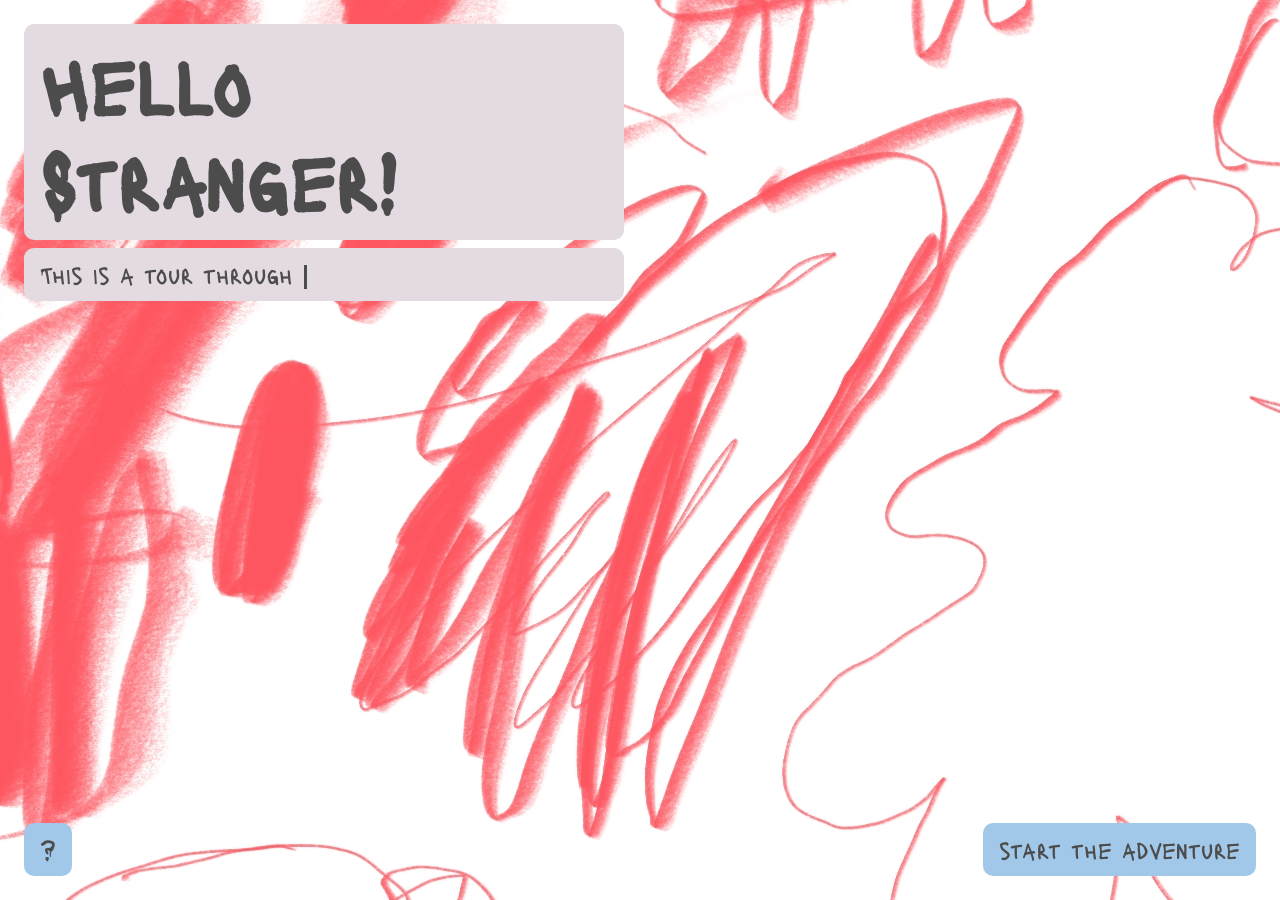
<file: index.html>
<!doctype html>
<html lang="en">
  <head>
    <meta charset="UTF-8" />
    <meta name="viewport" content="width=device-width, initial-scale=1.0" />
    <title>Eight Hours</title>
    <link rel="stylesheet" href="style.css" />
  </head>
  <body class="intro">
    <div class="chat">
      <h1>Hello Stranger!</h1>
      <p>
        This is a tour through the thoughts, anxieties, and worries of a working
        artist
      </p>
      <p>
        I mean a creative person who tries to find a balance between paid
        slavery and creativity
      </p>
      <p>
        It is a journey into the aspects of life and desire that struggle to be
        squeezed into an eight-hour period
      </p>
      <p>In other words, it can refer to any working person</p>
      <p>
         You have landed in an existential delirium that is waiting to unfold before you
      </p>
    </div>
    <footer>
      <a href="" class="button">?</a>
      <a href="step1.html" class="button">start the adventure</a>
    </footer>

    <script src="typewritter.js"></script>
  </body>
</html>
</file>
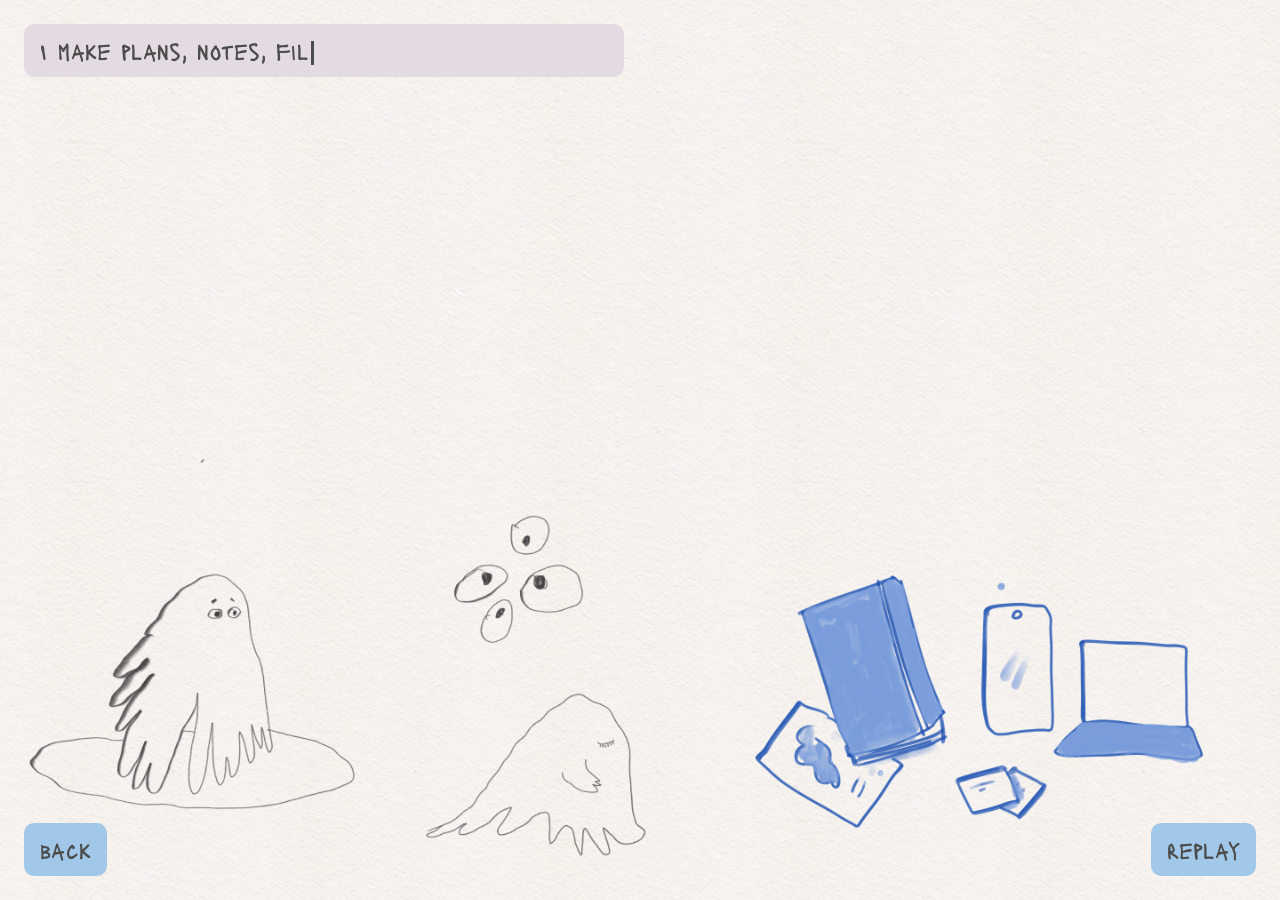
<file: blobAttention.html>
<!doctype html>
<html lang="en">
  <head>
    <meta charset="UTF-8" />
    <title>Eight Hours</title>
    <link rel="stylesheet" type="text/css" href="style.css" />
    <meta name="viewport" content="width=device-width, initial-scale=1.0" />
  </head>
  <body class="blobAttention">
    <div class="chat">
      <p>I make plans, notes, files, diagrams, maps</p>
      <p>yet no matter how hard I try, the big picture always slips away</p>
      <p>the optimized week-machine will never work</p>
      <p>I am an ungovernable blob in the process of becoming</p>
    </div>
    <div class="blob-container" id="blob">
      <!-- Example file items; replace with your own -->
      <div class="file-item">
        <img src="imgs\Calendar(1).png" alt="File 1" />
        <div class="title">calendar</div>
        <div class="meta">JPG • 2.4 MB<br />2026-03-12</div>
      </div>

      <div class="file-item">
        <img src="imgs\deluluBiz.jpg" alt="File 2" />
        <div class="title">deluluBiz</div>
        <div class="meta">JPG • 1.1 MB<br />2025-01-05</div>
      </div>

      <div class="file-item">
        <img src="imgs\restCreatures.jpg" alt="File 3" />
        <div class="title">restCreatures</div>
        <div class="meta">JPG • 18 KB<br />2023-11-20</div>
      </div>

      <div class="file-item">
        <img src="imgs\wheel.png" alt="File 4" />
        <div class="title">Wheel</div>
        <div class="meta">PNG • 3.8 MB<br />2025-06-01</div>
      </div>

      <div class="file-item">
        <img src="Project (20260610094150).jpg" alt="File 5" />
        <div class="title">Project Plan</div>
        <div class="meta">JPG • 5.2 MB<br />2024-09-18</div>
      </div>

      <div class="file-item">
        <img src="Project (20260610102635).jpg" alt="File 6" />
        <div class="title">Week plan</div>
        <div class="meta">JPG • 24 MB<br />2025-02-10</div>
      </div>
      <div class="file-item">
        <img src="Project (20260610102644).jpg" alt="File 6" />
        <div class="title">to do</div>
        <div class="meta">JPG • 24 MB<br />2025-02-10</div>
      </div>
      <div class="file-item">
        <img src="Project (20260610102722).jpg" alt="File 6" />
        <div class="title">Game design research</div>
        <div class="meta">JPG • 24 MB<br />2025-02-10</div>
      </div>
      <div class="file-item">
        <img src="Project (20260610102732).jpg" alt="File 1" />
        <div class="title">Process</div>
        <div class="meta">JPG • 2.4 MB<br />2024-03-12</div>
      </div>

      <div class="file-item">
        <img src="Project (20260610102746).jpg" alt="File 3" />
        <div class="title">Next steps</div>
        <div class="meta">JPG • 18 KB<br />2023-11-20</div>
      </div>

      <div class="file-item">
        <img src="Project (20260610102838).jpg" alt="File 4" />
        <div class="title">Curiosity map</div>
        <div class="meta">JPG • 3.8 MB<br />2025-06-01</div>
      </div>

      <div class="file-item">
        <img src="imgs\Hands.png" alt="File 4" />
        <div class="title">Hands pointing</div>
        <div class="meta">PNG • 3.8 MB<br />2025-06-01</div>
      </div>
      <div class="file-item">
        <img src="imgs\Glasses.png" alt="File 4" />
        <div class="title">Glasses</div>
        <div class="meta">PNG • 3.8 MB<br />2025-06-01</div>
      </div>
      <div class="file-item">
        <img src="imgs\Ghosts.png" alt="File 4" />
        <div class="title">Ghosts</div>
        <div class="meta">PNG • 3.8 MB<br />2025-06-01</div>
      </div>
      <div class="file-item">
        <img src="imgs\Piechart.jpg" alt="File 4" />
        <div class="title">Pie Chart</div>
        <div class="meta">JPG • 3.8 MB<br />2025-06-01</div>
      </div>
      <div class="file-item">
        <img src="imgs\Shadow.png" alt="File 4" />
        <div class="title">Shadow</div>
        <div class="meta">JPG • 3.8 MB<br />2025-06-01</div>
      </div>
      <div class="file-item">
        <img src="imgs\artisticResearch.jpg" alt="File 4" />
        <div class="title">Artistic Research</div>
        <div class="meta">JPG • 3.8 MB<br />2025-06-01</div>
      </div>
      <div class="file-item">
        <img src="imgs\delulu biz plan.jpg" alt="File 4" />
        <div class="title">delulu biz plan</div>
        <div class="meta">JPG • 3.8 MB<br />2025-06-01</div>
      </div>
      <div class="file-item">
        <img src="imgs\drawing.jpg" alt="File 4" />
        <div class="title">drawing diary</div>
        <div class="meta">JPG • 3.8 MB<br />2025-06-01</div>
      </div>
      <div class="file-item">
        <img src="imgs\encyclopedia.jpg" alt="File 4" />
        <div class="title">encyclopedia</div>
        <div class="meta">JPG • 3.8 MB<br />2025-06-01</div>
      </div>
      <div class="file-item">
        <img src="imgs\garden.jpg" alt="File 4" />
        <div class="title">encyclopedia</div>
        <div class="meta">JPG • 3.8 MB<br />2025-06-01</div>
      </div>
      <div class="file-item">
        <img src="imgs\klif website.jpg" alt="File 4" />
        <div class="title">klif website</div>
        <div class="meta">JPG • 3.8 MB<br />2025-08-09</div>
      </div>
      <div class="file-item">
        <img src="imgs\observatory.jpg" alt="File 4" />
        <div class="title">observatory</div>
        <div class="meta">JPG • 3.8 MB<br />2025-08-09</div>
      </div>
      <div class="file-item">
        <img src="imgs\personal website.jpg" alt="File 4" />
        <div class="title">personal website</div>
        <div class="meta">JPG • 3.8 MB<br />2025-08-09</div>
      </div>
    </div>

    <footer>
      <a href="planning.html" class="button">back</a>
      <a href="index.html" class="button">replay</a>
    </footer>

    <script src="typewritter.js"></script>
    <script>
      const blob = document.getElementById("blob");
      const items = Array.from(blob.querySelectorAll(".file-item"));

      const rand = (min, max) => Math.random() * (max - min) + min;
      const clamp = (value, min, max) => Math.min(Math.max(value, min), max);

      function positionItems() {
        const rect = blob.getBoundingClientRect();
        if (!rect.width || !rect.height) return;

        items.forEach((item) => {
          const itemW = item.offsetWidth;
          const itemH = item.offsetHeight;
          const padding = 40;
          const minX = itemW / 2 + padding;
          const minY = itemH / 2 + padding;
          const maxX = Math.max(minX, rect.width - minX);
          const maxY = Math.max(minY, rect.height - minY);
          const x0 = rand(minX, maxX);
          const y0 = rand(minY, maxY);
          const x1 = clamp(x0 + rand(-60, 60), minX, maxX);
          const y1 = clamp(y0 + rand(-60, 60), minY, maxY);
          const x2 = clamp(x0 + rand(-90, 90), minX, maxX);
          const y2 = clamp(y0 + rand(-90, 90), minY, maxY);
          const x3 = clamp(x0 + rand(-40, 40), minX, maxX);
          const y3 = clamp(y0 + rand(-40, 40), minY, maxY);
          const rot0 = rand(-6, 6);
          const rot1 = rot0 + rand(-8, 8);
          const rot2 = rot0 + rand(-10, 10);
          const rot3 = rot0 + rand(-6, 6);
          const duration = rand(22, 35);
          const delay = rand(0, -15);

          item.style.left = "0";
          item.style.top = "0";
          item.style.setProperty("--x0", `${x0}px`);
          item.style.setProperty("--y0", `${y0}px`);
          item.style.setProperty("--x1", `${x1}px`);
          item.style.setProperty("--y1", `${y1}px`);
          item.style.setProperty("--x2", `${x2}px`);
          item.style.setProperty("--y2", `${y2}px`);
          item.style.setProperty("--x3", `${x3}px`);
          item.style.setProperty("--y3", `${y3}px`);
          item.style.setProperty("--rot0", `${rot0}deg`);
          item.style.setProperty("--rot1", `${rot1}deg`);
          item.style.setProperty("--rot2", `${rot2}deg`);
          item.style.setProperty("--rot3", `${rot3}deg`);
          item.style.setProperty("--duration", `${duration}s`);
          item.style.setProperty("--delay", `${delay}s`);
        });
      }

      function schedulePositioning() {
        requestAnimationFrame(positionItems);
      }

      if (document.body.classList.contains("text-complete")) {
        schedulePositioning();
      } else {
        document.addEventListener("chat-text-complete", schedulePositioning, {
          once: true,
        });
      }

      window.addEventListener("resize", schedulePositioning);
    </script>
  </body>
</html>
</file>
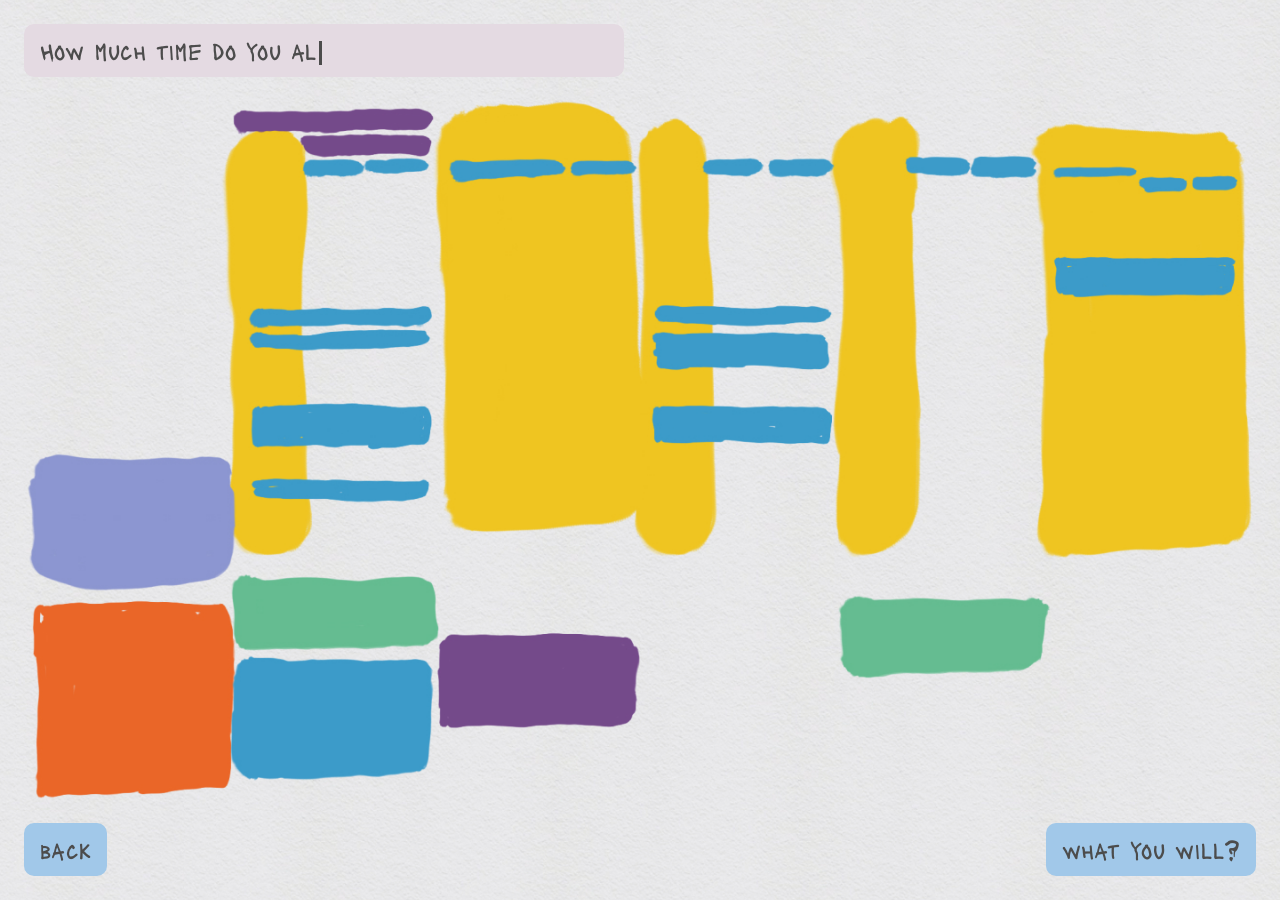
<file: calendarPie.html>
<!doctype html>
<html lang="en">
  <head>
    <meta charset="UTF-8" />
    <meta name="viewport" content="width=device-width, initial-scale=1.0" />
    <title>Eight Hours</title>
    <link rel="stylesheet" href="style.css" />
  </head>
  <body class="calendarPie">
    <div class="chat">
      <p>
        How much time do you allow yourself?
      </p>
      <p>Time dedicated to life maintenance (eating etc). non-negotiable.</p>
      <p>Time to nurture relationships with loved ones</p>
      <p>remaining Time to do what you will, as an artist</p>

    </div>
    <div class="chart-wrapper">
      <svg id="chart" viewBox="0 0 400 400" aria-labelledby="chart-title">
        <title id="chart-title">Interactive doughnut chart</title>

        <!-- The doughnut will be inserted here -->
        <g id="doughnut"></g>

        <!-- Center hole -->
        <!-- <circle class="center" cx="200" cy="200" r="82" fill="#f2eee8" /> -->

        <!-- Fixed position marker -->
        <path
          class="marker"
          d="M 200 47 L 192 35 L 208 35 Z"
          aria-hidden="true"
        />
      </svg>

      <div id="info" aria-live="polite"></div>
    </div>
    <footer>
      <a href="postits.html" class="button">back</a>
      <a href="countdown.html" class="button">what you will?</a>
    </footer>

    <script src="typewritter.js"></script>
    <script src="pieChart.js"></script>
  </body>
</html>
</file>
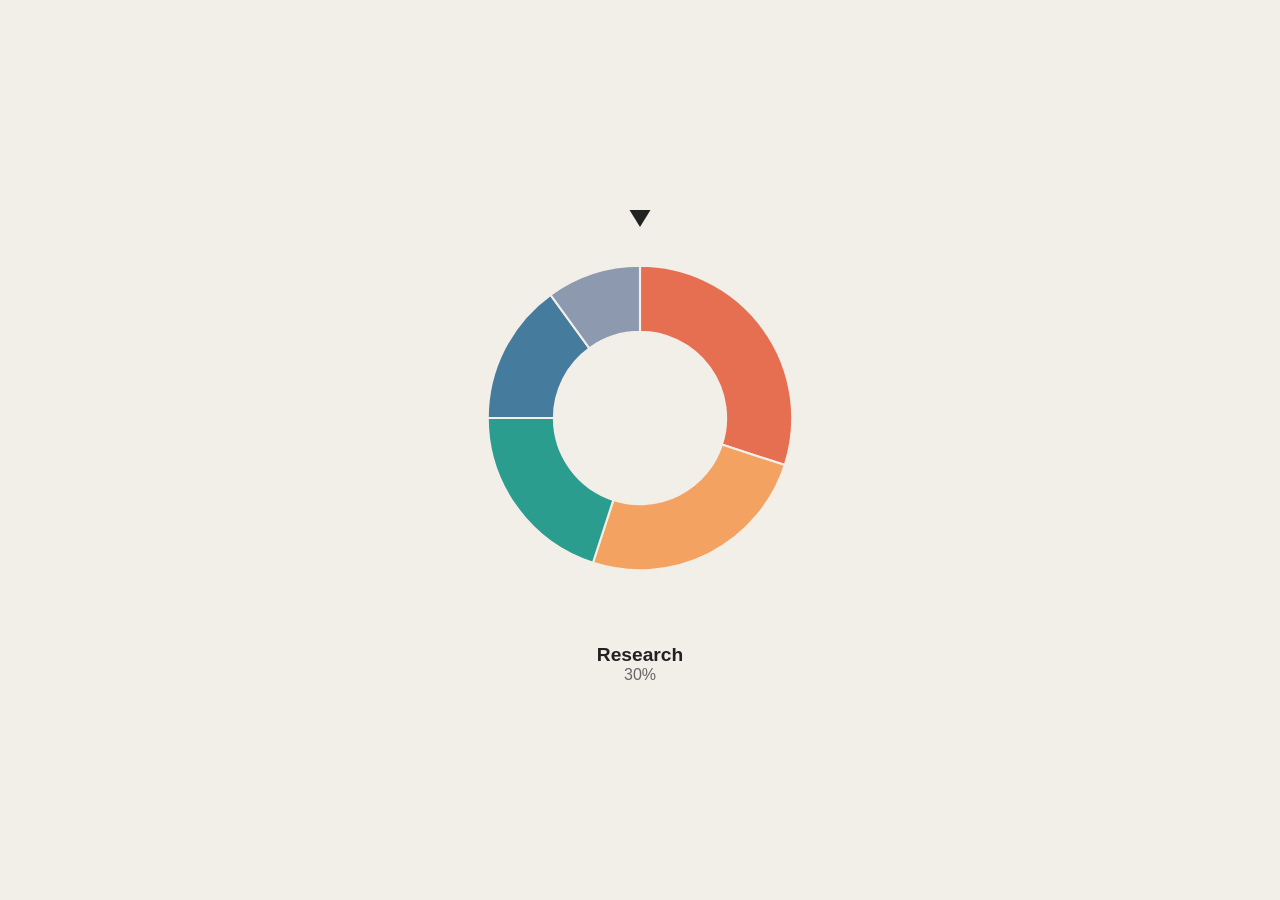
<file: chart.html>
<!DOCTYPE html>
<html lang="en">
<head>
  <meta charset="UTF-8" />
  <meta name="viewport" content="width=device-width, initial-scale=1.0" />
  <title>Draggable Doughnut Chart</title>

  <style>
    body {
      margin: 0;
      min-height: 100vh;
      display: grid;
      place-items: center;
      font-family: sans-serif;
      background: #f2eee8;
      color: #222;
    }

    .chart-wrapper {
      text-align: center;
    }

    svg {
      width: min(80vw, 420px);
      display: block;
      cursor: grab;
      touch-action: none;
      user-select: none;
    }

    svg.dragging {
      cursor: grabbing;
    }

    .slice {
      stroke: #f2eee8;
      stroke-width: 2;
    }

    .marker {
      fill: #222;
    }

    .center {
      pointer-events: none;
    }

    #info {
      margin-top: 1rem;
      min-height: 3rem;
    }

    #info strong {
      display: block;
      font-size: 1.2rem;
    }

    #info span {
      color: #666;
    }
  </style>
</head>

<body>
  <main class="chart-wrapper">
    <svg id="chart" viewBox="0 0 400 400" aria-labelledby="chart-title">
      <title id="chart-title">Interactive doughnut chart</title>

      <!-- The doughnut will be inserted here -->
      <g id="doughnut"></g>

      <!-- Center hole -->
      <circle
        class="center"
        cx="200"
        cy="200"
        r="82"
        fill="#f2eee8"
      />

      <!-- Fixed position marker -->
      <path
        class="marker"
        d="M 200 18 L 190 2 L 210 2 Z"
        aria-hidden="true"
      />
    </svg>

    <div id="info" aria-live="polite"></div>
  </main>

  <script>
    const data = [
      { label: "Research", value: 30, color: "#e76f51" },
      { label: "Design", value: 25, color: "#f4a261" },
      { label: "Development", value: 20, color: "#2a9d8f" },
      { label: "Meetings", value: 15, color: "#457b9d" },
      { label: "Other", value: 10, color: "#8d99ae" }
    ];

    const svg = document.querySelector("#chart");
    const doughnut = document.querySelector("#doughnut");
    const info = document.querySelector("#info");

    const center = 200;
    const radius = 145;
    const holeRadius = 82;

    let rotation = 0;
    let startPointerAngle = 0;
    let startRotation = 0;

    function polarToCartesian(angle, radius) {
      const radians = (angle - 90) * Math.PI / 180;

      return {
        x: center + radius * Math.cos(radians),
        y: center + radius * Math.sin(radians)
      };
    }

    function createSlice(startAngle, endAngle, color) {
      const outerStart = polarToCartesian(startAngle, radius);
      const outerEnd = polarToCartesian(endAngle, radius);

      const innerStart = polarToCartesian(endAngle, holeRadius);
      const innerEnd = polarToCartesian(startAngle, holeRadius);

      const largeArcFlag = endAngle - startAngle > 180 ? 1 : 0;

      const path = [
        `M ${outerStart.x} ${outerStart.y}`,
        `A ${radius} ${radius} 0 ${largeArcFlag} 1 ${outerEnd.x} ${outerEnd.y}`,
        `L ${innerStart.x} ${innerStart.y}`,
        `A ${holeRadius} ${holeRadius} 0 ${largeArcFlag} 0 ${innerEnd.x} ${innerEnd.y}`,
        "Z"
      ].join(" ");

      const slice = document.createElementNS(
        "http://www.w3.org/2000/svg",
        "path"
      );

      slice.setAttribute("d", path);
      slice.setAttribute("fill", color);
      slice.classList.add("slice");

      return slice;
    }

    function drawChart() {
      let currentAngle = 0;

      data.forEach(item => {
        const startAngle = currentAngle;
        const endAngle = currentAngle + item.value * 3.6;

        const slice = createSlice(
          startAngle,
          endAngle,
          item.color
        );

        doughnut.appendChild(slice);

        item.startAngle = startAngle;
        item.endAngle = endAngle;

        currentAngle = endAngle;
      });

      updateChart();
    }

    function updateChart() {
      doughnut.setAttribute(
        "transform",
        `rotate(${rotation} ${center} ${center})`
      );

      const selectedSlice = getSliceAtMarker();

      info.innerHTML = `
        <strong>${selectedSlice.label}</strong>
        <span>${selectedSlice.value}%</span>
      `;
    }

    function getPointerAngle(event) {
      const point = svg.createSVGPoint();

      point.x = event.clientX;
      point.y = event.clientY;

      const svgPoint = point.matrixTransform(
        svg.getScreenCTM().inverse()
      );

      const x = svgPoint.x - center;
      const y = svgPoint.y - center;

      let angle = Math.atan2(y, x) * 180 / Math.PI + 90;

      if (angle < 0) {
        angle += 360;
      }

      return angle;
    }

    function getSliceAtMarker() {
      /*
        The marker is at 0 degrees.

        Because the chart rotates clockwise, subtract the chart
        rotation to find the original slice angle.
      */
      let angle = (-rotation) % 360;

      if (angle < 0) {
        angle += 360;
      }

      return data.find(item => {
        return angle >= item.startAngle &&
               angle < item.endAngle;
      }) || data[0];
    }

    svg.addEventListener("pointerdown", event => {
      svg.setPointerCapture(event.pointerId);
      svg.classList.add("dragging");

      startPointerAngle = getPointerAngle(event);
      startRotation = rotation;
    });

    svg.addEventListener("pointermove", event => {
      if (!svg.hasPointerCapture(event.pointerId)) {
        return;
      }

      const currentPointerAngle = getPointerAngle(event);
      const angleDifference = currentPointerAngle - startPointerAngle;

      rotation = startRotation + angleDifference;

      updateChart();
    });

    svg.addEventListener("pointerup", event => {
      svg.releasePointerCapture(event.pointerId);
      svg.classList.remove("dragging");
    });

    svg.addEventListener("pointercancel", event => {
      svg.releasePointerCapture(event.pointerId);
      svg.classList.remove("dragging");
    });

    drawChart();
  </script>
</body>
</html>
</file>
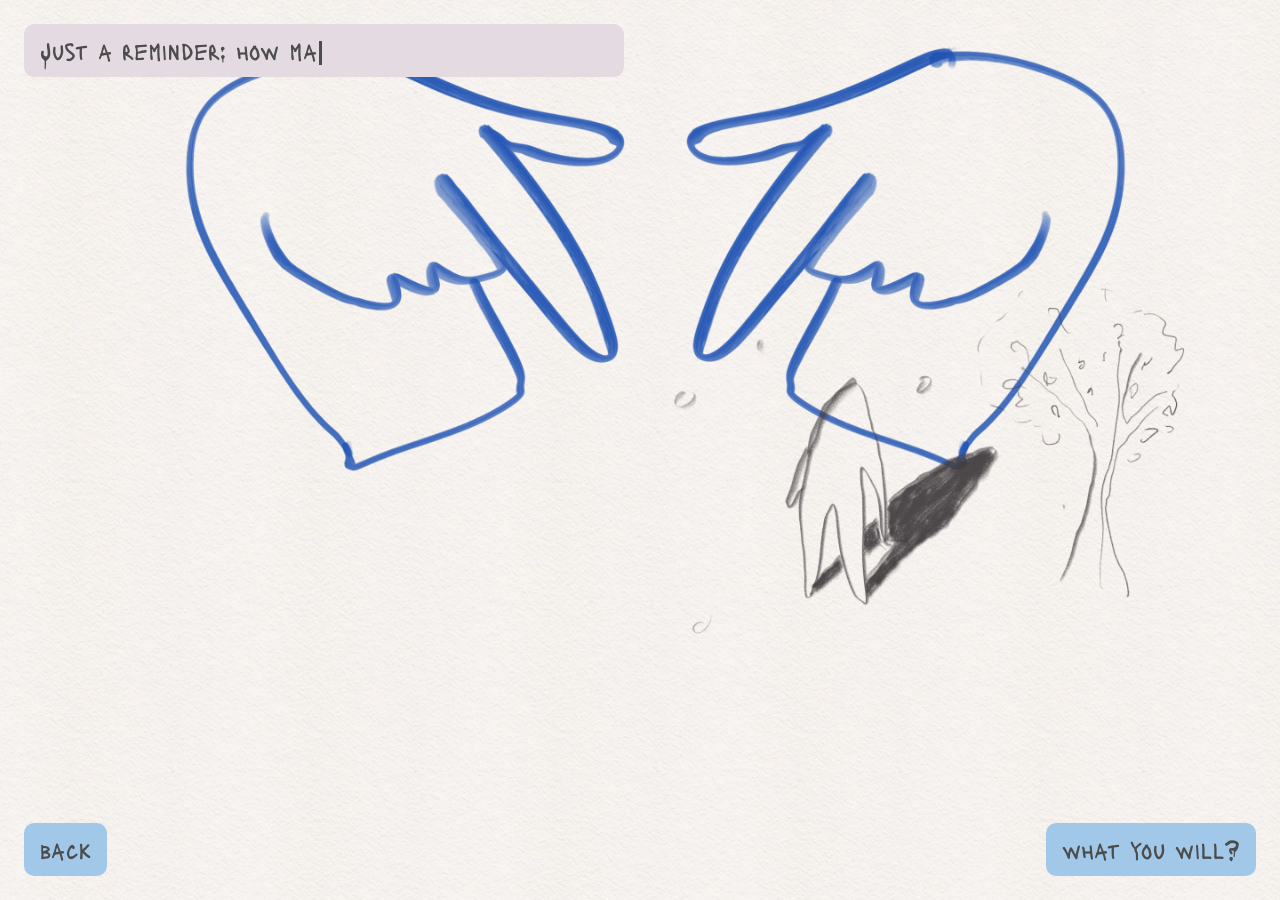
<file: countdown.html>
<!doctype html>
<html lang="en">
  <head>
    <meta charset="UTF-8" />
    <meta name="viewport" content="width=device-width, initial-scale=1.0" />
    <title>Eight Hours</title>
    <link rel="stylesheet" href="style.css" />
  </head>
  <body class="countdown">
    <div class="chat">
      <p>
        Just a reminder: how many days and hours of life are left until someone
        my age reaches life expectancy
      </p>
      <p>
        These numbers carry such weight and significance that they are eating me
        up from the inside, like a time bomb
      </p>
      <p>some simple maths of existence</p>
    </div>
    <div class="clock">
      <div class="days">
        <h2>0</h2>
        days
      </div>
      <div class="hours">
        <h2>0</h2>
        hours
      </div>
      <div class="minutes">
        <h2>0</h2>
        minutes
      </div>
      <div class="seconds">
        <h2>0</h2>
        seconds
      </div>
    </div>

    <footer>
      <a href="calendarPie.html" class="button">back</a>
      <a href="planning.html" class="button">what you will?</a>
    </footer>

    <script src="typewritter.js"></script>
    <script>
      const targetDate = new Date();
      targetDate.setFullYear(targetDate.getFullYear() + 43);

      const daysElement = document.querySelector(".days h2");
      const hoursElement = document.querySelector(".hours h2");
      const minutesElement = document.querySelector(".minutes h2");
      const secondsElement = document.querySelector(".seconds h2");

      function updateCountdown() {
        const now = new Date();
        let remainingMs = targetDate - now;

        if (remainingMs <= 0) {
          remainingMs = 0;
        }

        const totalSeconds = Math.floor(remainingMs / 1000);
        const totalMinutes = Math.floor(totalSeconds / 60);
        const totalHours = Math.floor(totalSeconds / (60 * 60));
        const totalDays = Math.floor(totalSeconds / (24 * 60 * 60));

        daysElement.textContent = totalDays.toLocaleString();
        hoursElement.textContent = totalHours.toLocaleString();
        minutesElement.textContent = totalMinutes.toLocaleString();
        secondsElement.textContent = totalSeconds.toLocaleString();
      }

      updateCountdown();
      setInterval(updateCountdown, 1000);
    </script>
  </body>
</html>
</file>
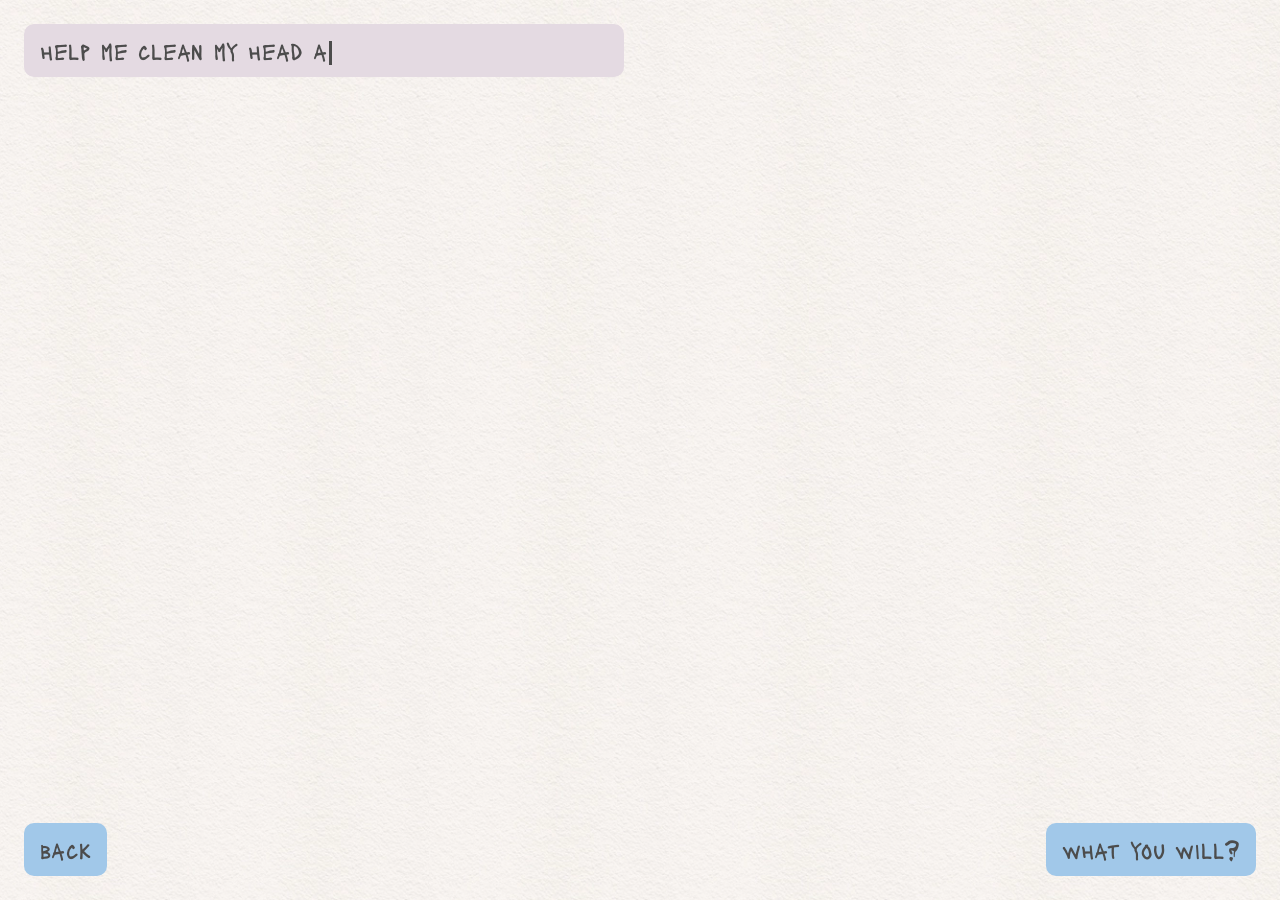
<file: postits.html>
<!doctype html>
<html lang="en">
  <head>
    <meta charset="utf-8" />
    <meta name="viewport" content="width=device-width, initial-scale=1" />
    <meta name="theme-color" content="#f4eee3" />
    <title>Blob of attention</title>

    <link rel="stylesheet" href="postitStyle.css" />
    <link rel="stylesheet" href="style.css" />
  </head>
  <body>
    <div class="chat">
      <p>help me clean my head and I’ll tell you what is this all about</p>
      <p>just catch all these notes to throw them away</p>
      <p>it's not that difficult, just focus on one thing at a time</p>
    </div>
    <main class="app-shell">
      <section class="board" aria-labelledby="board-title">
        <div class="board-intro-count">
          <!-- <div class="board-heading">
            <h2 id="board-title">Help me clear my head</h2>
            <span class="board-hint">One at a time</span>
          </div> -->
          <h2 id="done-title">Done <span id="done-count">0</span></h2>
        </div>
        <div id="notes" class="notes" aria-label="Open tasks"></div>
        <div class="msg">
          <div class="hidden-board-msg">
            I am an artist & tech worker, I have very few free time tokens to
            spend on my will each day.
          </div>
        </div>
        <!-- <aside class="done-area" aria-labelledby="done-title"> -->

        <div id="done-notes" class="done-notes"></div>
        <!-- </aside> -->
      </section>

      <!-- <section id="completion" class="completion" hidden aria-live="polite">
      <span class="completion-mark" aria-hidden="true">✓</span>
      <div><p class="eyebrow">A lovely little finish</p><h2>Everything is cleared.</h2></div> -->
      <!-- <button id="reset-tasks" type="button">
        Reset tasks <span aria-hidden="true">↺</span>
      </button> -->
      <!-- </section> -->
      <header class="app-header">
        <div class="progress-panel" aria-label="Task progress">
          <span class="progress-label">Cleared</span>
          <strong id="progress-text">0 of 10</strong>
          <div class="progress-track" aria-hidden="true">
            <span id="progress-bar"></span>
          </div>
        </div>
        <button id="reset-tasks" type="button">
          Reset tasks <span aria-hidden="true">↺</span>
        </button>
      </header>
      <p
        id="live-region"
        class="sr-only"
        aria-live="polite"
        aria-atomic="true"
      ></p>
    </main>
    <footer>
      <a href="step1.html" class="button">back</a>
      <a href="calendarPie.html" class="button">what you will?</a>
    </footer>
    <script src="script.js"></script>
    <script src="typewritter.js"></script>
  </body>
</html>
</file>
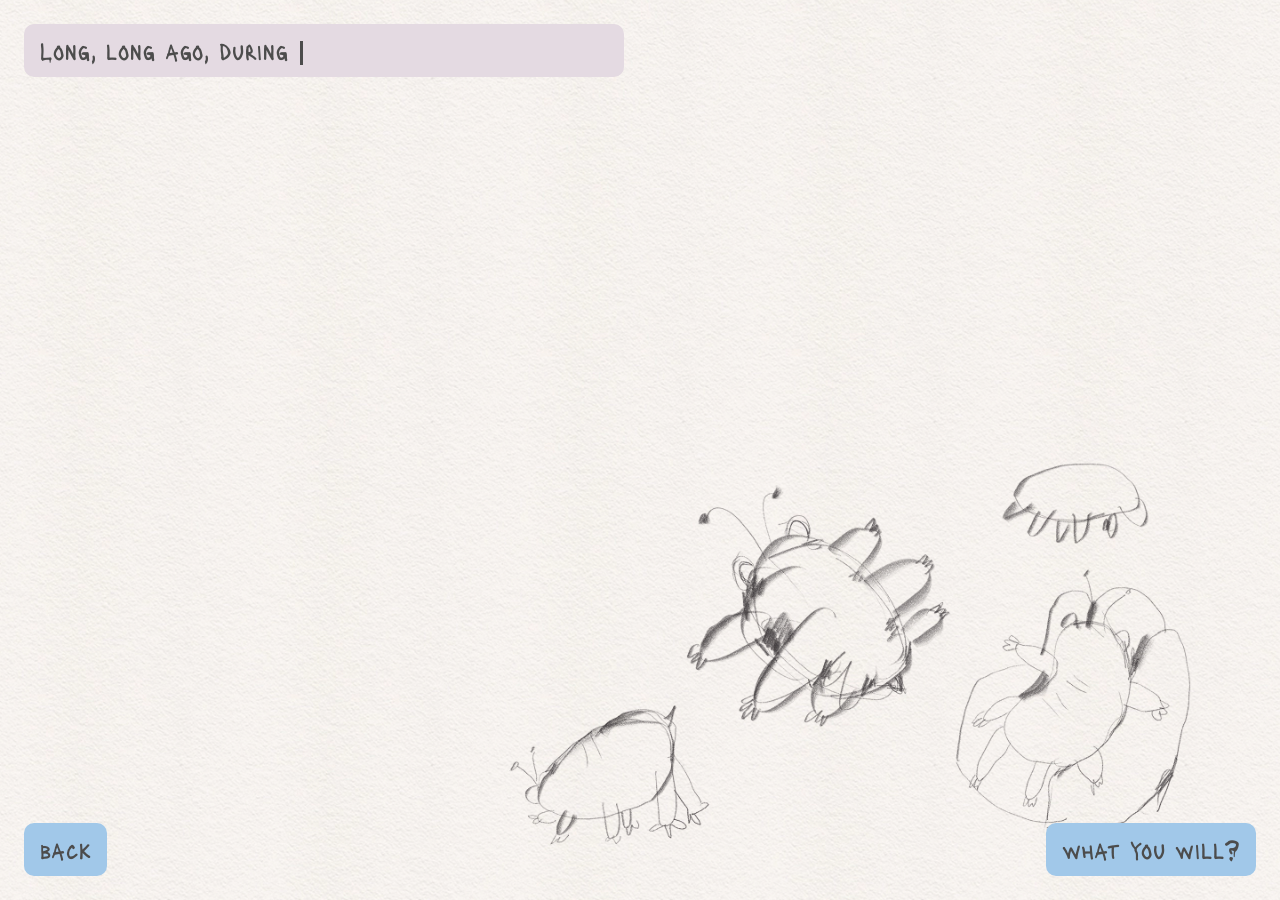
<file: step1.html>
<!doctype html>
<html lang="en">
  <head>
    <meta charset="UTF-8" />
    <meta name="viewport" content="width=device-width, initial-scale=1.0" />
    <title>Eight Hours</title>
    <link rel="stylesheet" href="style.css" />
  </head>
  <body class="rest">
    <div class="chat">
      <p>
        Long, long ago, during the struggles to secure the eight-hour workday,
        there was a slogan:
      </p>
      <p>
        Eight hours for work, eight hours for rest, and eight hours for what you
        will
      </p>
    </div>
    <div class="wheel">
      <img src="imgs/wheel.png" alt="wheel" />
    </div>
    <footer>
      <a href="index.html" class="button">back</a>
      <a href="postits.html" class="button">what you will?</a>
    </footer>

    <script src="typewritter.js"></script>
  </body>
</html>
</file>
<file: style.css>
@import url("https://fonts.googleapis.com/css2?family=Lacquer&display=swap");

:root {
  --text-color: #4c4c4c;
  --bubble-color: #e4dae2;
  --button-color: #a1c8e9;
  --blob-bg: #dae4da63;
  --blob-border: #dae4da88;
}

* {
  box-sizing: border-box;
}

body {
  background: url("whitePaper.webp") no-repeat center center fixed;
  background-size: cover;
  color: var(--text-color);
  font-family: "Lacquer", cursive;
  margin: 0;
  padding: 0;
  display: flex;
  flex-direction: column;
  /* justify-content: space-between; */
  min-height: 100vh;
  min-height: 100dvh;

  position: relative;
  overflow-x: hidden;
}

.intro {
  background: url("imgs/deluluBiz.jpg") no-repeat center center fixed;
}

.rest {
  background: url("imgs/restCreatures.jpg") no-repeat center bottom fixed;
  background-size: cover;
}

.calendarPie {
  background: url("imgs/calendarPie(1).jpg") no-repeat center center scroll;
  background-size: cover;
}

.countdown {
  background: url("imgs/counterBG.jpg") no-repeat center center fixed;
  background-size: cover;
}

.blobAttention {
  background: url("imgs/blobBG(1).jpg") no-repeat center right fixed;
  background-size: cover;
}

.chat {
  display: flex;
  flex-direction: column;
  margin: 24px;
  gap: 8px;
  max-width: 600px;
  z-index: 10;
}

h1 {
  font-size: 5rem;
  margin: 0;
}

h2 {
  font-size: 2rem;
  margin: 0;
}

p {
  font-size: 1.5rem;
  margin: 0;
}

p.strong {
  font-size: 2rem;
}

.chat h1,
.chat h2,
.chat p {
  max-width: 100%;
  word-wrap: break-word;

  color: var(--text-color);
  background-color: var(--bubble-color);
  padding: 12px 16px;
  border-radius: 10px;
  /* box-shadow: 0 2px 4px rgba(0, 0, 0, 0.1); */
}

.chat p {
  /* font-family: "Courier New", monospace; */
  overflow-wrap: break-word;
  min-height: 1.8em;
  opacity: 0;
}

.chat p.visible {
  opacity: 1;
}

.chat p.is-typing::after {
  content: "";
  display: inline-block;
  width: 0.12em;
  height: 1em;
  background-color: currentColor;
  vertical-align: text-bottom;
  margin-left: 0.08em;
  animation: blink-caret 0.8s steps(1, end) infinite;
}

@keyframes blink-caret {
  0%,
  50% {
    opacity: 1;
  }
  50.01%,
  100% {
    opacity: 0;
  }
}

.button,
button {
  background-color: var(--button-color);
  color: var(--text-color);
  font-size: 1.5rem;
  text-decoration: none;
  padding: 12px 16px;
  border-radius: 10px;
  cursor: pointer;
  border: none;
  font-family: "Lacquer", cursive;
}

#planButton {
  position: absolute;
  bottom: 50%;
  right: 50%;
  transform: translate(50%, 50%);
  align-self: center;
  z-index: 10;
  background-color: #f6c2d9;
}

footer {
  display: flex;
  justify-content: space-between;
  padding: 24px;
  gap: 8px;
  position: fixed;
  bottom: 0;
  width: 100vw;
}

.wheel {
  position: absolute;
  top: 0;
  left: 0;
  display: flex;
  justify-content: center;
  align-items: center;
  width: 100vw;
  height: 100vh;
  overflow: hidden;
  z-index: -1;
}

.wheel img {
  width: 100%;
  height: 100%;
  object-fit: contain;
  animation: slow-rotate 20s linear infinite;
  transform-origin: center;
}

@keyframes slow-rotate {
  from {
    transform: rotate(0deg);
  }
  to {
    transform: rotate(360deg);
  }
}

.app-shell {
  min-height: 30vh;
  flex: 2;
  display: flex;
  flex-direction: column;
}

.board {
  width: 100%;

  flex: 2;
}

.app-header {
  display: none;
  /* align-items: end;
  display: flex;
  justify-content: space-between;
  margin: 0;
  max-width: 1240px;
  padding: 24px;
  position: relative;
  z-index: 2; */
}

.notes {
  min-height: 50vh;
}

.note {
  color: var(--text-color);
}

.hidden-board-msg {
  font-size: 5rem;

  text-align: center;
  margin-top: 10px;
  z-index: 0;
  max-width: 800px;
  /* color: #4670bf; */
}

.msg {
  position: absolute;
  top: 0;
  left: 0;
  right: 0;
  bottom: 0;
  display: flex;
  flex-direction: column;
  align-items: center;
  justify-content: center;
}

.clock {
  display: flex;
  flex-direction: column;
  align-items: center;
  justify-content: flex-end;
  gap: 24px;
  font-size: 2rem;
  padding: 24px 24px 80px;
  position: absolute;
  width: 100%;
  height: 100%;
  z-index: -1;
}

.clock h2 {
  font-size: 6rem;
  margin: 0;
}

.days,
.hours,
.minutes,
.seconds {
  display: flex;
  flex-direction: column;
  align-items: center;
  gap: 8px;
}

#sketch-holder {
  width: 100%;
  height: 100%;
  box-sizing: border-box;
  display: flex;
  justify-content: center;
  align-items: center;
  position: absolute;
  top: 0;
  left: 0;
  z-index: -1;
  mix-blend-mode: multiply;
}
canvas {
  width: 100%;

  display: block;
  mix-blend-mode: multiply;
}

/* button {
  background: var(--coral);
  border: 0;
  color: var(--ink);
  cursor: pointer;
  font:
    500 16px "Outfit",
    sans-serif;
  margin-left: 25px;
  padding: 11px 15px;
  position: absolute;
  bottom: 24px;
  right: 24px;
} */

main {
  padding: 24px clamp(22px, 6vw, 84px);
  display: flex;
  flex-direction: column;
  /* height: 100vh; */
  box-sizing: border-box;
}

/* chartpie */
.chart-wrapper {
  display: flex;
  flex-direction: row-reverse;
  align-items: center;
  justify-content: center;
  text-align: center;
  position: relative;
  /* height: 30vh; */
  width: 100%;
  gap: 8px;
  position: absolute;
  top: 0;
  bottom: 0;
  overflow: hidden;
}

svg {
  /* flex:2; */
  width: 100vw;
  display: block;
  cursor: grab;
  touch-action: none;
  user-select: none;
  /* position:absolute;
  right:-25%;
  top:-25%; */
  /* margin: 0 -25% 0 0; */
  transform: rotate(-90deg);
  mix-blend-mode: multiply;
  height: 100%;
}

svg.dragging {
  cursor: grabbing;
}

.slice {
  stroke: #f2eee8;
  stroke-width: 2;
}

.marker {
  fill: #4c4c4c;
}

.center {
  pointer-events: none;
}

#info {
  padding: 0 0 0 16px;
  min-height: 3rem;
  font-size: 2rem;
  z-index: 10;
  mix-blend-mode: multiply;
  /* position: absolute; */
}

#info strong {
  display: block;
  font-size: 3rem;
}

#info span {
  color: #666;
}

.scroll-container {
  height: 100vh;
  overflow-y: auto;
}

/* Main blob container */
.blob-container {
  position: relative;
  width: min(95vw, 100vw);
  height: min(80vh, 90vh);
  background: var(--blob-bg);
  border: 1px solid var(--blob-border);
  border-radius: 60% 40% 30% 70% / 60% 30% 70% 40%;
  /* overflow: hidden; */
  animation: blob-morph 18s ease-in-out infinite;
  box-shadow:
    0 0 40px rgba(255, 255, 255, 0.06),
    inset 0 0 60px rgba(255, 255, 255, 0.03);
}

@keyframes blob-morph {
  0%,
  100% {
    border-radius: 60% 40% 30% 70% / 60% 30% 70% 40%;
  }
  25% {
    border-radius: 55% 45% 35% 65% / 55% 35% 65% 45%;
  }
  50% {
    border-radius: 65% 35% 25% 75% / 65% 35% 65% 35%;
  }
  75% {
    border-radius: 58% 42% 32% 68% / 58% 32% 68% 42%;
  }
}

/* Individual file items */
.file-item {
  position: absolute;
  width: 160px;
  /* background: var(--item-bg); */
  border: 1px solid rgba(255, 255, 255, 0.12);
  /* border-radius: 12px; */
  /* padding: 10px; */
  backdrop-filter: blur(2px);
  /* box-shadow: 0 4px 18px rgba(0, 0, 0, 0.25); */
  transform: translate(-50%, -50%);
  will-change: transform;
  animation: drift var(--duration, 25s) ease-in-out infinite;
  animation-delay: var(--delay, 0s);
  font-family: courier, monospace;
}

.file-item img {
  width: 100%;
  /* height: 100px; */
  object-fit: contain;
  /* border-radius: 8px; */
  display: block;
  margin-bottom: 8px;
  filter: saturate(0.9) contrast(1.05);
}

.file-item .title {
  font-size: 13px;
  font-weight: 600;
  margin-bottom: 4px;
  color: var(--item-text);
}

.file-item .meta {
  font-size: 11px;
  color: var(--item-subtext);
  line-height: 1.3;
}

@keyframes drift {
  0% {
    transform: translate(calc(-50% + var(--x0)), calc(-50% + var(--y0)))
      rotate(var(--rot0));
  }
  25% {
    transform: translate(calc(-50% + var(--x1)), calc(-50% + var(--y1)))
      rotate(var(--rot1));
  }
  50% {
    transform: translate(calc(-50% + var(--x2)), calc(-50% + var(--y2)))
      rotate(var(--rot2));
  }
  75% {
    transform: translate(calc(-50% + var(--x3)), calc(-50% + var(--y3)))
      rotate(var(--rot3));
  }
  100% {
    transform: translate(calc(-50% + var(--x0)), calc(-50% + var(--y0)))
      rotate(var(--rot0));
  }
}

@media (max-width: 768px) {
  body {
    min-height: 100vh;
    min-height: 100dvh;

    /* overflow: hidden; */
    /* margin-bottom: 80px; */
  }

  .hidden-board-msg {
    font-size: 2rem;
    max-width: 300px;
  }

  h1 {
    font-size: 2.5rem;
  }
  .chat,
  footer {
    margin: 8px;
  }

  .intro .chat {
    margin-bottom: 80px;
  }

  /* .plan-container {
    padding-bottom: 80px;
  } */

  footer {
    position: absolute;
    padding: 8px;
    bottom: 0;
    z-index: 10;
  }

  .clock {
    position: relative;
  }

  .clock h2 {
    font-size: 3rem;
  }

  .days,
  .hours,
  .minutes,
  .seconds {
    font-size: 1.2rem;
  }

  #planButton {
    position: relative;
    bottom: auto;
    right: auto;
    transform: none;
    background-color: #f6c2d9;
  }

  main {
    padding: 0;
  }

  .chart-wrapper {
    /* flex-direction: column-reverse;
    justify-content: flex-start;
    align-items: flex-start;
    height: auto; */
    width: 100%;
    position: relative;
    /* height: auto; */
    /* overflow: hidden; */
  }

  svg {
    margin: 0;
    transform: none;
    width: 200vw;
    /* position: absolute;
    right: -40%; */
    margin-right: -50%;
    top: 0;
    transform: rotate(-90deg);
  }

  #info {
    /* width: 30%; */
    font-size: 1.2rem;
  }

  #info strong {
    font-size: 1.5rem;
  }

  .plan-container {
    min-height: 50vh;
    display: flex;
    justify-content: center;
  }

  .blob-container{
    height: min(60vh, 90vh);
    margin:48px 16px;
  }

  .file-item{
    width:96px;
  }

  .file-item .title{
    font-size:10px;
  }
  .file-item .meta{
    font-size:8px;
  }

}
</file>
<file: postitStyle.css>
@import url("https://fonts.googleapis.com/css2?family=Outfit:wght@100..900&display=swap");
@import url('https://fonts.googleapis.com/css2?family=Lacquer&display=swap');

:root {
  --ink: #242b35;
  --muted: #697078;
  --paper: #f4eee3;
  --paper-deep: #e8dfd0;
  --line: rgba(36, 43, 53, 0.14);
  --coral: #A1C8E9;
  --shadow:
    0 18px 28px rgba(50, 43, 35, 0.14), 0 3px 5px rgba(50, 43, 35, 0.09);
  --ease: cubic-bezier(0.22, 0.8, 0.26, 1);
}

* {
  box-sizing: border-box;
}
html {
  min-width: 320px;
  background: var(--paper);
}
body {
  margin: 0;
  color: var(--ink);
  background: var(--paper);
  background: url('whitePaper.webp') repeat;
    background: url('Doodles.jpg') ;
background-size: cover;
background-position: center;
  font-family: "Outfit", sans-serif;
}
button {
  font: inherit;
}
.app-shell {
  min-height: 100vh;
  overflow: hidden;
  position: relative;
}
.app-header {
  align-items: end;
  display: flex;
  justify-content: space-between;
  margin: 0 auto;
  /* max-width: 1240px; */
  padding: clamp(28px, 5vw, 64px) clamp(22px, 6vw, 84px) 20px;
  position: relative;
  z-index: 2;
}
.eyebrow {
  color: var(--coral);
  font:
    700 11px/1.2 "Outfit", sans-serif;
  letter-spacing: 0.1em;
  margin: 0 0 10px;
  text-transform: uppercase;
}
h1,
h2,
p {
  margin-top: 0;
}
h1 {
  font-size: clamp(40px, 6vw, 76px);
  letter-spacing: 0;
  line-height: 0.86;
  margin: 0;
}
h1 em {
  color: var(--coral);
  font-weight: 400;
}
.progress-panel {
  min-width: 150px;
  padding-bottom: 5px;
}
.progress-label,
.board-hint {
  color: var(--muted);
  font:
    11px "Outfit",
    sans-serif;
  letter-spacing: 0.08em;
  text-transform: uppercase;
}
.progress-panel strong {
  display: block;
  font-size: 23px;
  font-weight: 400;
  margin: 5px 0 8px;
}
.progress-track {
  background: var(--paper-deep);
  height: 5px;
  overflow: hidden;
  width: 150px;
}
.progress-track span {
  background: var(--coral);
  display: block;
  height: 100%;
  transform: scaleX(0);
  transform-origin: left;
  transition: transform 0.5s var(--ease);
}
.board {
  /* min-height: 650px;*/
  padding: 24px clamp(22px, 6vw, 84px);
  position: relative;
}
.board::before {
  background-image: radial-gradient(
    rgba(36, 43, 53, 0.11) 0.7px,
    transparent 0.7px
  );
  background-size: 14px 14px;
  content: "";
  inset: 0;
  opacity: 0.38;
  pointer-events: none;
  position: absolute;
}

.board-intro-count {
  display: flex;
  justify-content: space-between;
}

.board-heading {
  align-items: baseline;
  display: flex;
  gap: 18px;
  margin: 0;
  /* max-width: 1072px; */
  position: relative;
  z-index: 1;
}
.board-heading h2,
.done-heading h2 {
  font-size: 17px;
  font-weight: 400;
  margin: 0;
}

/* .hidden-board-msg {
  position: absolute;
  top: 50%;
  left: 25%;
  right: 25%;
  text-align: center;
  color: var(--muted);
  margin-top: 10px;
  z-index: 0;
  font-size: 2em;
} */

.notes {
  /* height: 70vh; */
  min-height: 410px;
  margin: 0 auto;
  /* max-width: 1072px; */
  position: relative;
  z-index: 2;
}
 .note {
    font-family: "Lacquer", system-ui;
  align-items: center;
  border-radius: 0;
  box-shadow: var(--shadow);
  color: var(--ink);
  cursor: pointer;
  display: flex;
  font-size: clamp(17px, 2vw, 23px);
  justify-content: center;
  line-height: 1.08;
  min-height: 126px;
  padding: 22px;
  position: absolute;
  text-align: center;
  transform: translate(var(--move-x, 0px), var(--move-y, 0px))
    rotate(var(--rotation));
  transition:
    transform 0.38s var(--ease),
    box-shadow 0.25s ease,
    opacity 0.3s ease;
  user-select: none;
  width: clamp(138px, 17vw, 190px);
  will-change: transform;
}
.note::after {
  /* border: 1px solid rgba(36, 43, 53, 0.18); */
  content: "";
  inset: 7px;
  pointer-events: none;
  position: absolute;
}
.note:hover {
  box-shadow:
    0 23px 35px rgba(50, 43, 35, 0.2),
    0 4px 7px rgba(50, 43, 35, 0.1);
}
.note:focus-visible {
  outline: 3px solid var(--ink);
  outline-offset: 6px;
}
.note.is-clearing {
  opacity: 0;
  transform: translateY(-25px) rotate(var(--rotation));
}
.note.is-ready::before {
  color: rgba(36, 43, 53, 0.62);
  content: "•";
  font-size: 24px;
  left: 12px;
  position: absolute;
  top: 7px; 
}
.note[data-color="yellow"] {
  background: #FFF69B;
  --rotation: -4deg;
}
.note[data-color="blue"] {
  background: #A1C8E9;
  --rotation: 5deg;
}
.note[data-color="mint"] {
  background: #BCDFC9;
  --rotation: -2deg;
}
.note[data-color="pink"] {
  background: #F6C2D9;
  --rotation: 2deg;
}
.done-area {
  bottom: 35px;
  left: 0;
  min-height: 92px;
  padding: 15px clamp(22px, 6vw, 84px);
  position: absolute;
  right: 0;
  z-index: 1;
}
.done-area::before {
  background: rgba(232, 223, 208, 0.7);
  border-top: 1px solid var(--line);
  content: "";
  inset: 0;
  position: absolute;
  transform: skewY(-1deg);
}
.done-heading,
.done-notes {
  position: relative;
}
.done-heading {
  align-items: center;
  display: flex;
  gap: 8px;
  justify-content: space-between;
  margin: 0 auto 9px;
  max-width: 1072px;
}
.done-heading span {
  color: var(--coral);
  font:
    14px "Outfit",
    sans-serif;
}

#done-title {
  display: none;
}

.done-notes {
  display: none;
  gap: 8px;
  margin: auto;
  max-width: 1072px;
  min-height: 25px;
  overflow: hidden;
}
.done-note {
  background: #d4cbbd;
  color: #6f685f;
  font:
    12px "Outfit",
    sans-serif;
  overflow: hidden;
  padding: 6px 10px;
  text-decoration: line-through;
  text-overflow: ellipsis;
  transform: rotate(-2deg);
  white-space: nowrap;
}
.completion {
  align-items: center;
  background: var(--ink);
  bottom: 0;
  color: var(--paper);
  display: flex;
  gap: 15px;
  justify-content: center;
  padding: 15px 22px;
  position: fixed;
  right: 0;
  width: 100%;
  z-index: 5;
}
.completion .eyebrow {
  margin-bottom: 3px;
}
.completion h2 {
  font-size: 21px;
  font-weight: 400;
  margin: 0;
}
.completion-mark {
  border: 1px solid var(--coral);
  border-radius: 50%;
  color: var(--coral);
  display: grid;
  height: 34px;
  place-items: center;
  width: 34px;
}
#reset-tasks {
  background: var(--coral);
  border: 0;
  color: var(--ink);
  cursor: pointer;
  font:
    500 16px "Outfit",
    sans-serif;
  margin-left: 25px;
  padding: 11px 15px;
}
#reset-tasks:focus-visible {
  outline: 3px solid var(--paper);
  outline-offset: 3px;
}
.sr-only {
  clip: rect(0, 0, 0, 0);
  clip-path: inset(50%);
  height: 1px;
  overflow: hidden;
  position: absolute;
  white-space: nowrap;
  width: 1px;
}
@media (max-width: 768px) {
  .app-header {
    align-items: start;
    flex-direction: column;
    gap: 24px;
  }
  .progress-panel,
  .progress-track {
    width: 100%;
  }
  .notes {
    height: 600px;
    min-height: 0;
  }
  .note {
    font-size: 16px;
    min-height: 96px;
    width: 96px;
    height: 96px;
  }
  /* .board {
    padding-bottom: 150px;
  } */
  .completion {
    flex-wrap: wrap;
  }
  .completion h2 {
    font-size: 18px;
  }
  #reset-tasks {
    margin-left: 0;
  }
}
@media (prefers-reduced-motion: reduce) {
  *,
  *::before,
  *::after {
    scroll-behavior: auto !important;
    transition-duration: 0.01ms !important;
  }
}
</file>
